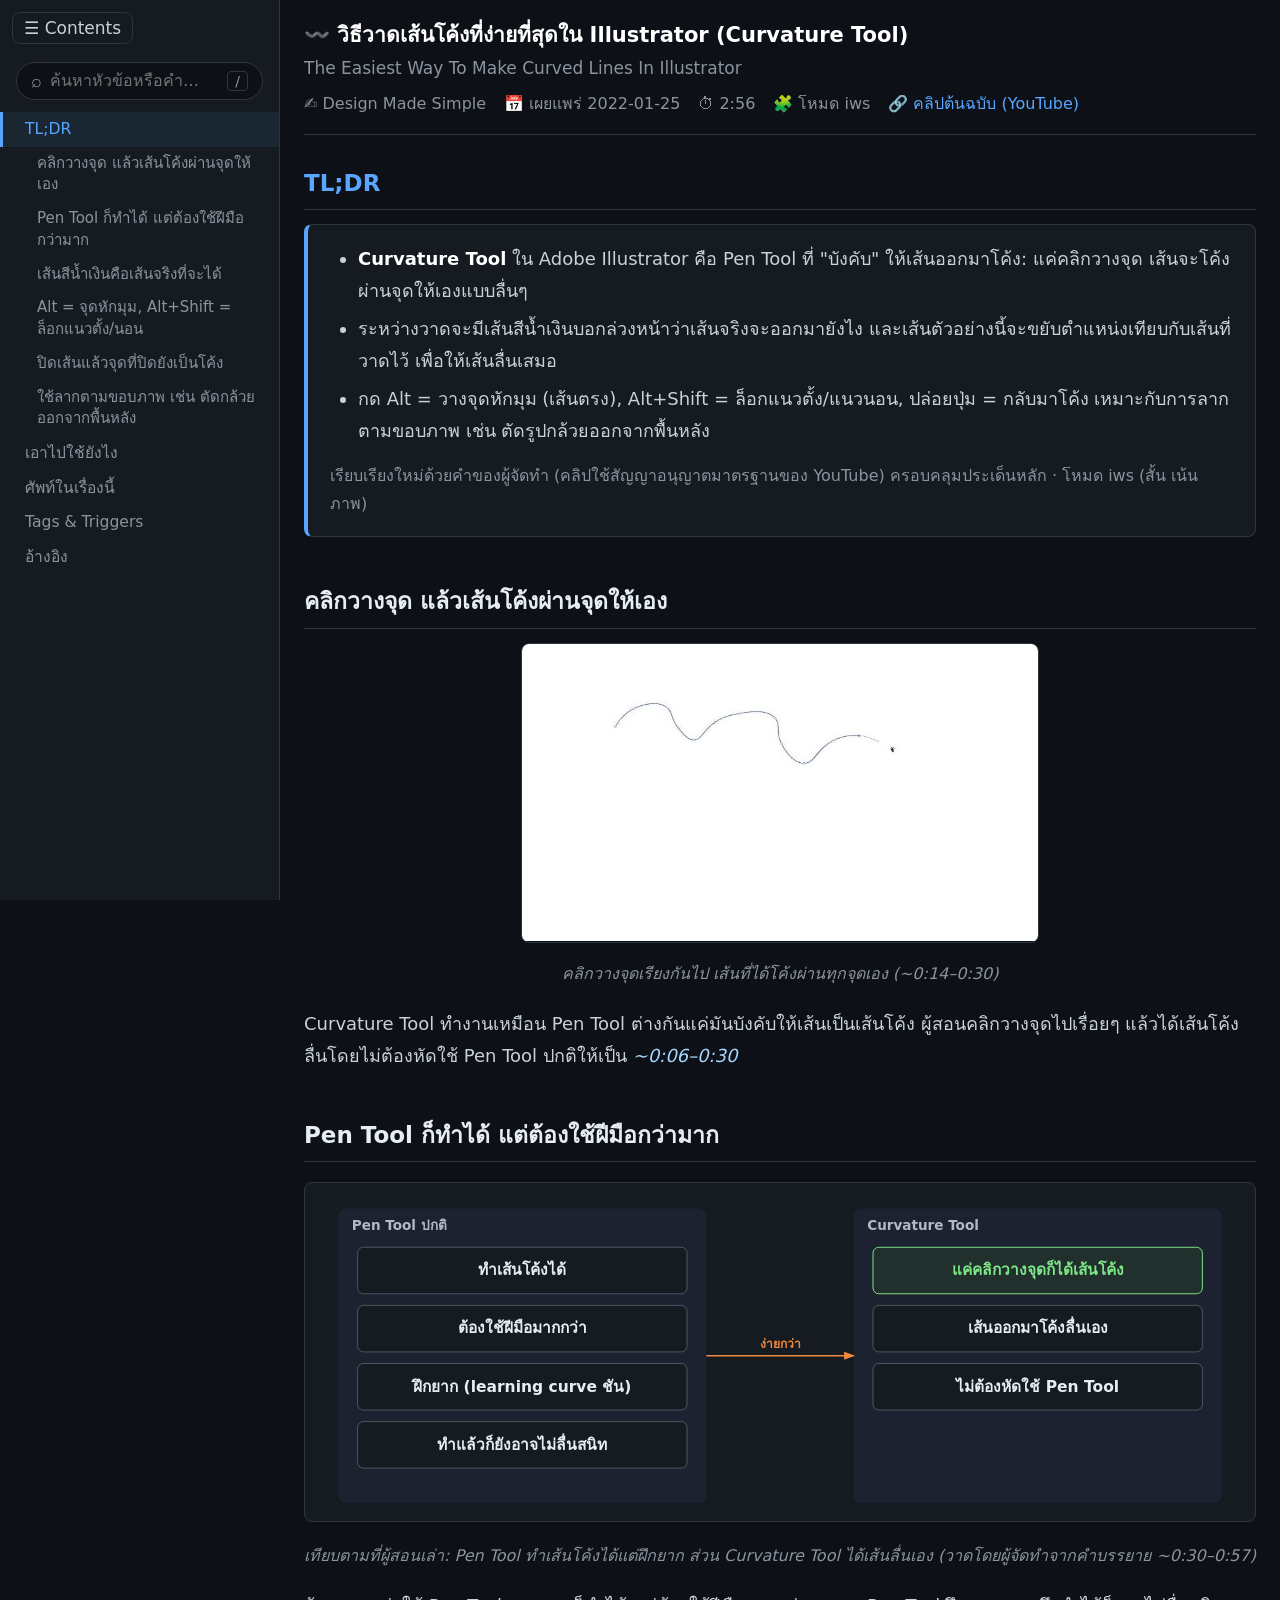
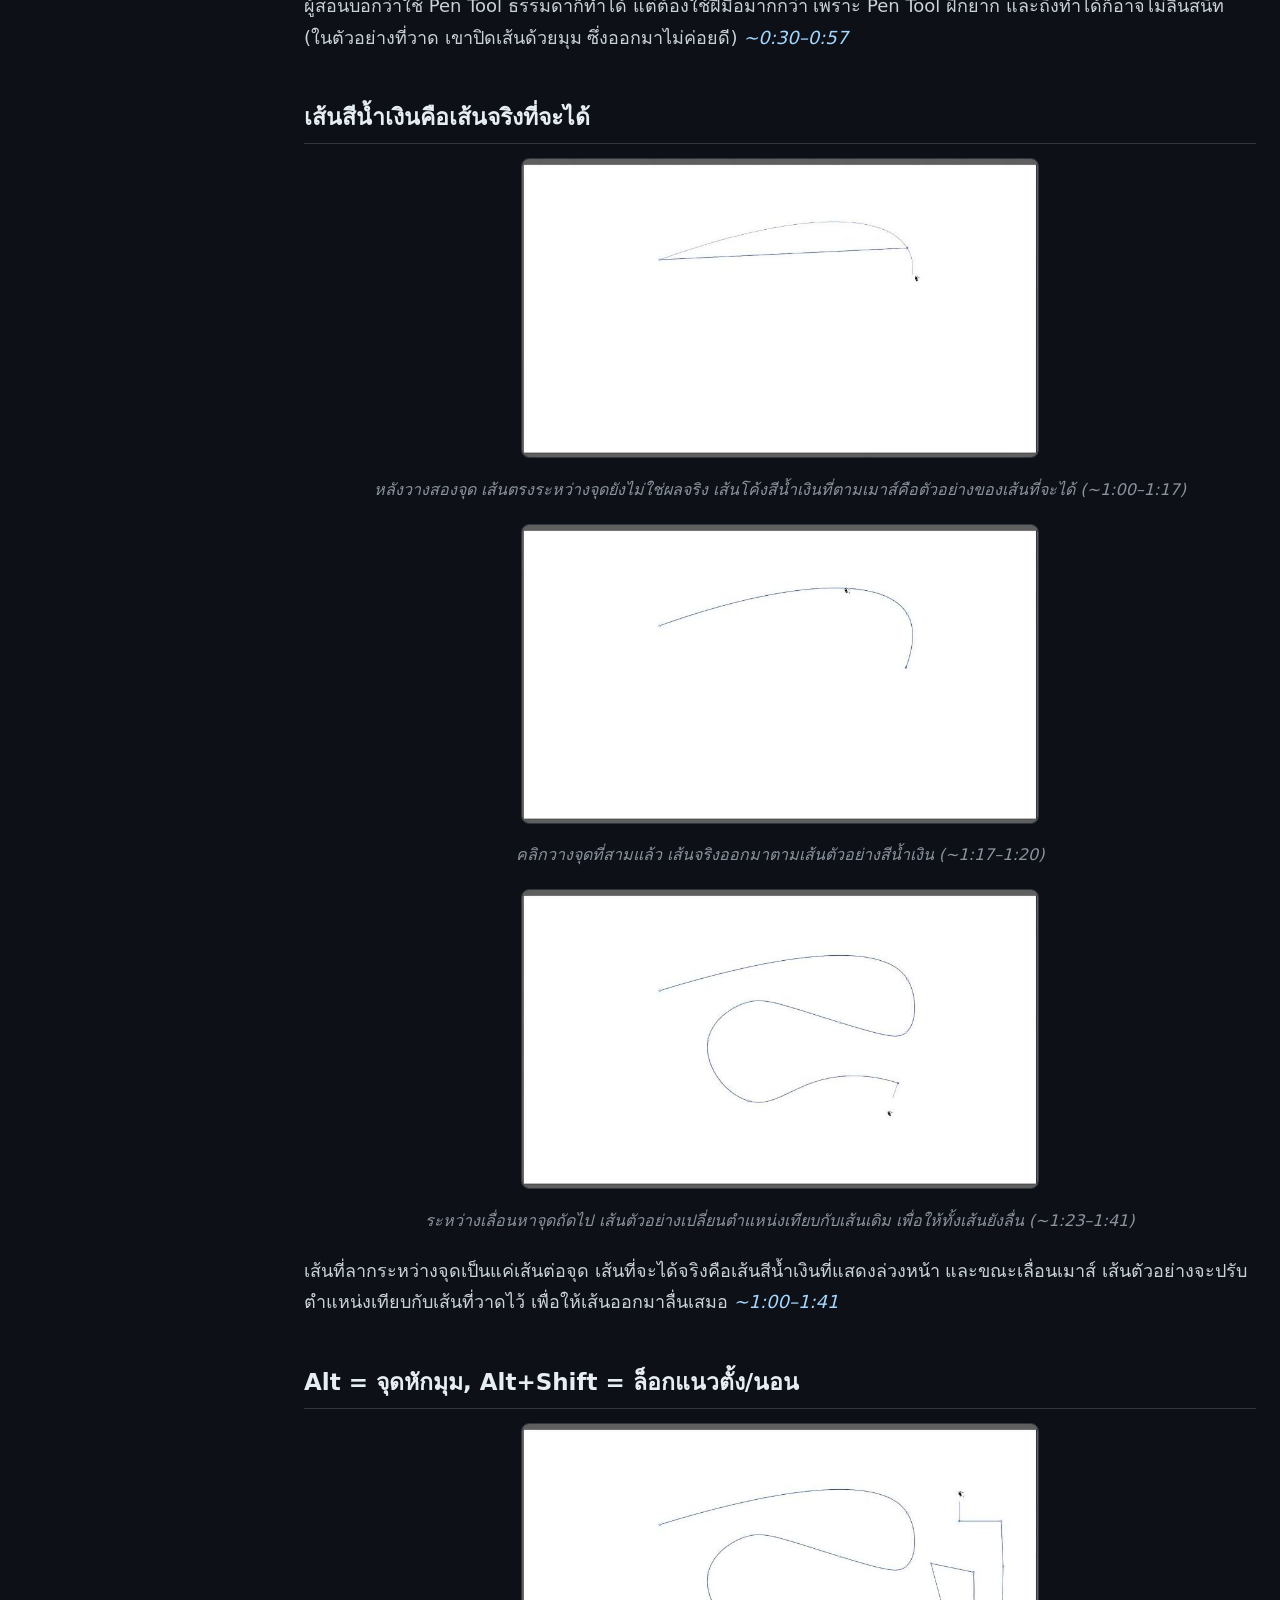
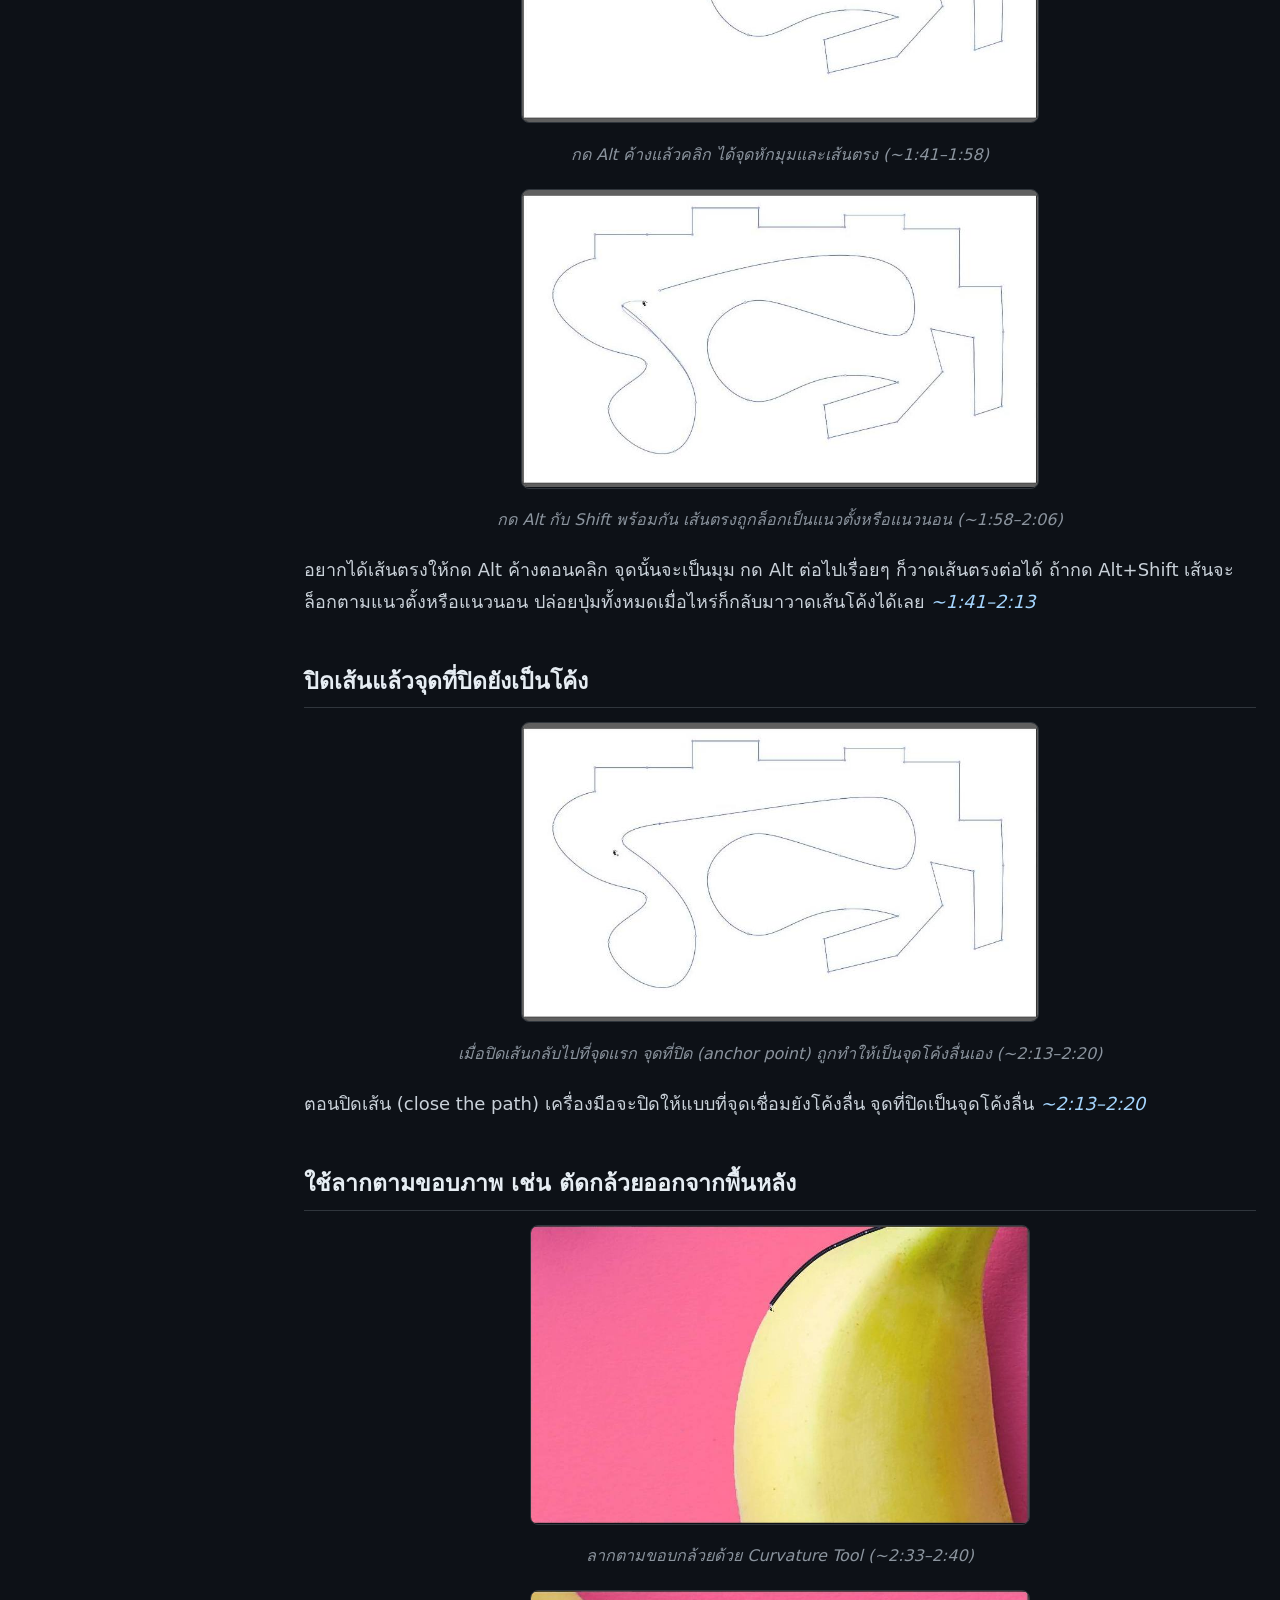
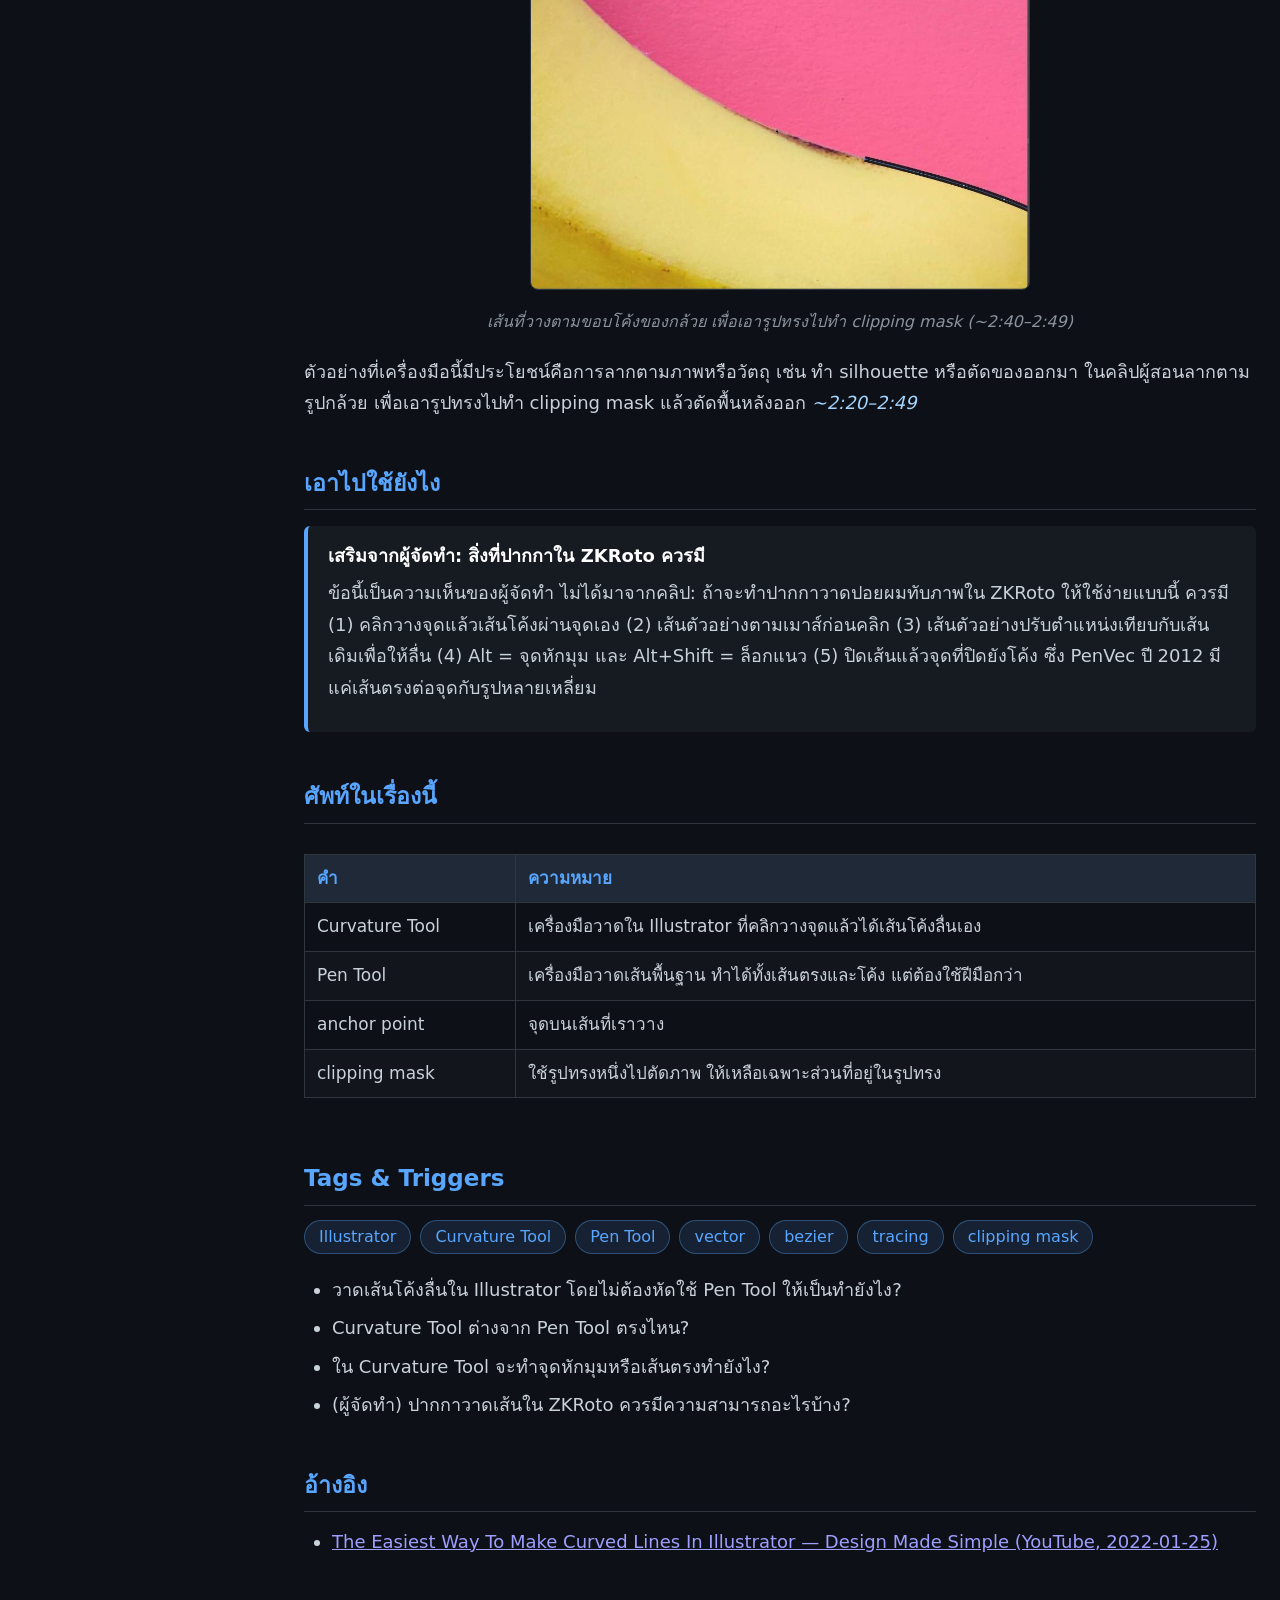
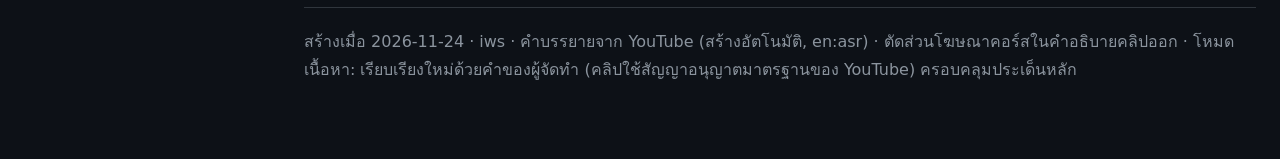
<file: docs/outhtm/20220125_The-Easiest-Way-To-Make-Curved-Lines-In-Illustrator.html>
<!DOCTYPE html><html lang="th"><head><meta charset="utf-8">
<meta name="viewport" content="width=device-width, initial-scale=1">
<title>วิธีวาดเส้นโค้งที่ง่ายที่สุดใน Illustrator (Curvature Tool)</title>
<style>
:root{color-scheme:dark;--bg:#0d1117;--card:#161b22;--border:#30363d;--text:#c9d1d9;--blue:#58a6ff;--purple:#d2a8ff;--purple-d:#6e40c9;--orange:#f0883e;--green:#2ea043;--red:#f85149;--good:#7ee787;--bad:#ffa198;--page-w:1240px;}
*{box-sizing:border-box;margin:0;padding:0;}
html{font-size:20px;scroll-behavior:smooth;scrollbar-color:#30363d #0d1117;}
body{background:var(--bg);color:var(--text);font-family:'Noto Sans Thai','Segoe UI',system-ui,-apple-system,sans-serif;line-height:1.75;font-size:0.9rem;}
/* v6.6a W1 (owner 2026-11-14 17:32): wider content column, sidebar unchanged (280px) */
.container{max-width:var(--page-w);margin:0 auto;padding:0 1.2rem 3rem;}
header{border-bottom:1px solid var(--border);padding:1rem 0 0.8rem;margin-bottom:1.4rem;}
header h1{font-size:1.05rem;color:#fff;line-height:1.5;}
.meta-row{font-size:0.8rem;color:#8b949e;margin-top:0.35rem;display:flex;gap:0.9rem;flex-wrap:wrap;}
.meta-row a{color:var(--blue);text-decoration:none;}
section{margin-bottom:2.2rem;}
h2{font-size:1.15rem;color:var(--blue);margin:0 0 0.7rem;padding-bottom:0.3rem;border-bottom:1px solid var(--border);}
h3{font-size:1rem;color:var(--purple);margin:1rem 0 0.45rem;}
p{margin-bottom:0.75rem;}
ul,ol{margin:0 0 0.8rem 1.4rem;}
li{margin-bottom:0.35rem;}
strong{color:#fff;}
em{color:#a5d6ff;}
.img-wrap{margin:1rem 0;text-align:center;}
.section-img{max-width:100%;border-radius:8px;border:1px solid var(--border);}
figcaption{font-size:0.8rem;color:#8b949e;margin-top:0.4rem;font-style:italic;}
.overview-box{background:var(--card);border:1px solid var(--border);border-left:4px solid var(--blue);border-radius:8px;padding:0.9rem 1.1rem;margin-bottom:1.5rem;}
.def-box{background:var(--card);border-left:4px solid var(--blue);border-radius:6px;padding:0.7rem 1rem;margin:0.8rem 0;}
.quote-box{background:var(--card);border-left:4px solid var(--purple-d);border-radius:6px;padding:0.7rem 1rem;margin:0.8rem 0;font-style:italic;color:var(--purple);}
.tip-box{background:rgba(46,160,67,0.1);border:1px solid rgba(46,160,67,0.4);border-left:4px solid var(--green);border-radius:6px;padding:0.7rem 1rem;margin:0.8rem 0;}
.tip-box .box-title{color:var(--good);font-weight:600;margin-bottom:0.3rem;}
.warn-box{background:rgba(248,81,73,0.08);border:1px solid rgba(248,81,73,0.35);border-left:4px solid var(--red);border-radius:6px;padding:0.7rem 1rem;margin:0.8rem 0;}
.warn-box .box-title{color:var(--bad);font-weight:600;margin-bottom:0.3rem;}
.prompt-box{background:#1c1408;border:1px solid rgba(240,136,62,0.4);border-left:4px solid var(--orange);border-radius:6px;padding:0.7rem 1rem;margin:0.8rem 0;}
.prompt-box .box-title{color:var(--orange);font-weight:600;margin-bottom:0.3rem;}
table{width:100%;border-collapse:collapse;margin:0.8rem 0;font-size:0.85rem;}
th{background:#1f2937;color:var(--blue);text-align:left;padding:0.45rem 0.6rem;border:1px solid var(--border);}
td{padding:0.45rem 0.6rem;border:1px solid var(--border);vertical-align:top;}
tr:nth-child(even) td{background:rgba(255,255,255,0.02);}
.svg-wrap{background:var(--card);border:1px solid var(--border);border-radius:8px;padding:0.8rem;margin:1rem 0;overflow-x:auto;}
.svg-wrap svg{width:100%;height:auto;min-width:640px;}
.takeaway{background:var(--card);border:1px solid var(--border);border-radius:8px;padding:0.8rem 1rem;margin-bottom:0.6rem;display:flex;gap:0.7rem;}
.takeaway .num{color:var(--orange);font-weight:700;flex-shrink:0;}
.tags{display:flex;flex-wrap:wrap;gap:0.45rem;margin:0.6rem 0 1rem;}
.tag{background:rgba(88,166,255,0.12);color:var(--blue);border:1px solid rgba(88,166,255,0.35);border-radius:999px;padding:0.1rem 0.7rem;font-size:0.8rem;}
footer{border-top:1px solid var(--border);margin-top:2.5rem;padding-top:1rem;font-size:0.8rem;color:#8b949e;}
/* --- left sidebar navigation (Google-Doc style outline) --- */
body{transition:padding-left .25s ease;}
#sb-toggle{position:fixed;top:12px;left:12px;z-index:60;background:var(--card);border:1px solid var(--border);color:var(--text);border-radius:8px;padding:5px 11px;cursor:pointer;font-size:0.85rem;font-family:inherit;}
#sb-toggle:hover{color:var(--blue);border-color:var(--blue);}
#sidebar{position:fixed;top:0;left:0;bottom:0;width:280px;background:var(--card);border-right:1px solid var(--border);padding:3.1rem 0 1.2rem;overflow-y:auto;z-index:50;transform:translateX(-100%);transition:transform .25s ease;scrollbar-width:thin;}
body.sb-open #sidebar{transform:translateX(0);}
#sidebar a{display:block;padding:0.3rem 0.9rem 0.3rem 1.1rem;color:#8b949e;text-decoration:none;font-size:0.78rem;line-height:1.45;border-left:3px solid transparent;}
#sidebar a:hover{color:var(--blue);background:rgba(88,166,255,0.06);}
#sidebar a.active{color:var(--blue);border-left-color:var(--blue);background:rgba(88,166,255,0.08);}
#sidebar a.sb-sub{padding-left:1.7rem;font-size:0.75rem;}
@media (min-width:1200px){body.sb-open{padding-left:280px;}}
@media (max-width:1199.9px){body.sb-open #sidebar{box-shadow:0 0 40px rgba(0,0,0,0.6);}}
@media print{
  *{print-color-adjust:exact !important;-webkit-print-color-adjust:exact !important;}
  @page{size:A4 portrait;margin:1.5cm 1.8cm 2cm 1.8cm;}
  footer,.meta-row,#sidebar,#sb-toggle{display:none !important;}
  body{padding-left:0 !important;}
  section{page-break-before:always;break-before:page;padding-top:25px;}
  section:first-of-type{page-break-before:avoid;break-before:avoid;}
  .section-img{max-height:8.5cm;object-fit:contain;break-inside:avoid;}
  .img-wrap,.tip-box,.warn-box,.prompt-box,.def-box,.quote-box,.takeaway{break-inside:avoid;}
}
</style>
<style>
/* v6.4 C6 picture modal (owner 2026-10-17 23:11) + C7 fold and citation links (23:13) */
.img-wrap img.section-img,.svg-wrap>svg{cursor:zoom-in;}
@media screen{.section-img{max-height:650px;width:auto;}}
.iw-modal{position:fixed;inset:0;z-index:1000;background:rgba(1,4,9,0.88);opacity:0;transition:opacity 0.32s ease;cursor:zoom-out;}
.iw-modal.on{opacity:1;}
.iw-pic{position:fixed;z-index:1001;margin:0;transform-origin:0 0;transition:transform 0.32s cubic-bezier(0.2,0.7,0.2,1);background:#161b22;border:1px solid #30363d;border-radius:8px;box-shadow:0 12px 48px rgba(0,0,0,0.6);cursor:zoom-out;max-width:none;min-width:0;}
.iw-pic.iw-svg{padding:0.8rem;box-sizing:border-box;}
@media (prefers-reduced-motion:reduce){.iw-modal,.iw-pic{transition:none;}}
details.fold{background:#161b22;border:1px solid #30363d;border-radius:8px;margin:1rem 0;padding:0.2rem 0.9rem;}
details.fold>summary{cursor:pointer;font-weight:600;color:#c9d1d9;padding:0.5rem 0;}
details.fold[open]>summary{border-bottom:1px solid #30363d;margin-bottom:0.6rem;}
a.cite{color:var(--blue);text-decoration:none;}
@media print{.iw-modal,.iw-pic{display:none !important;}details.fold{break-inside:auto;}}
/* v6.5 W9 sidebar search box (model: ZVect web/css/style.css .find); v6.6: full text, no datalist */
#sidebar .find{display:flex;align-items:center;gap:0.4rem;margin:0 0.8rem 0.6rem;padding:0 0.7rem;height:38px;border:1px solid var(--border);border-radius:19px;background:var(--bg);color:#8b949e;cursor:text;}
#sidebar .find:focus-within{border-color:var(--blue);box-shadow:0 0 0 2px rgba(88,166,255,0.25);}
#sidebar .find input{flex:1;min-width:0;background:transparent;border:0;outline:none;color:var(--text);font:inherit;font-size:0.8rem;}
#sidebar .find input::-webkit-search-cancel-button,#sidebar .find input::-webkit-calendar-picker-indicator{display:none !important;-webkit-appearance:none;}
#sidebar .find kbd{font-size:0.7rem;line-height:1.3;border:1px solid var(--border);border-radius:4px;padding:0 0.35rem;font-family:inherit;}
#sidebar .find:focus-within kbd,#sidebar .find input:not(:placeholder-shown)+kbd{display:none;}
/* v6.6 F1-F3 full-text find: results grouped by section, marked snippets, matches painted in the page */
#sidebar.searching>a,#sidebar.searching>.sb-group{display:none;}
#iw-sr{margin:0 0.6rem 0.8rem;}#iw-sr .sr-sum{font-size:0.7rem;color:#8b949e;padding:0 0.35rem 0.45rem;}
#iw-sr .sr-cat{display:flex;justify-content:space-between;gap:0.5rem;font-size:0.68rem;font-weight:600;color:var(--blue);padding:0.6rem 0.35rem 0.25rem;border-top:1px solid var(--border);margin-top:0.25rem;}#iw-sr .sr-cat b{font-weight:400;color:#8b949e;border:1px solid var(--border);border-radius:8px;padding:0 0.4rem;line-height:1.5;height:fit-content;}
#iw-sr a.sr-it{display:block;padding:0.38rem 0.5rem;margin:0.1rem 0;border:0;border-radius:6px;color:var(--text);font-size:0.74rem;line-height:1.45;text-decoration:none;overflow-wrap:break-word;cursor:pointer;}#iw-sr a.sr-it:hover,#iw-sr a.sr-it.on{background:rgba(88,166,255,0.12);}#iw-sr a.sr-it.on{box-shadow:inset 3px 0 0 var(--blue);}
#iw-sr .sr-n{float:right;margin:0.1rem 0 0 0.4rem;font-size:0.6rem;color:#8b949e;border:1px solid var(--border);border-radius:8px;padding:0 0.35rem;line-height:1.5;}#iw-sr .sr-s{display:block;margin-top:0.15rem;color:#8b949e;font-size:0.68rem;line-height:1.4;overflow-wrap:anywhere;}
#iw-sr mark{background:rgba(227,179,65,0.22);color:#e3b341;border-radius:2px;padding:0 1px;}::highlight(iwfind){background-color:rgba(227,179,65,0.4);color:#ffffff;}@media print{#iw-sr{display:none !important;}}
/* v6.6 N1-N3 sidebar groups: a section with headings lists them under it, open by default; the count badge folds them */
#sidebar .sb-group{position:relative;}#sidebar a.sb-head,#sidebar .sb-group>a.sb-sub{padding-right:2.6rem;}#sidebar .sb-kids{margin:0 0 0.35rem;}#sidebar .sb-group.sb-closed .sb-kids{display:none;}
#sidebar .sb-n{position:absolute;right:0.7rem;top:0.3rem;font:inherit;font-size:0.64rem;line-height:1.4;color:#8b949e;background:transparent;border:1px solid var(--border);border-radius:9px;padding:0 0.4rem;cursor:pointer;}#sidebar .sb-n::before{content:'▾ ';}#sidebar .sb-closed .sb-n::before{content:'▸ ';}#sidebar .sb-n:hover{color:var(--blue);border-color:var(--blue);}
#sidebar a.sb-kid{padding:0.2rem 0.8rem 0.2rem 2.5rem;font-size:0.72rem;line-height:1.4;overflow-wrap:break-word;}h3[id]{scroll-margin-top:1rem;}
/* v6.6 C1-C2 code boxes: black, coloured by language (iw_render_code), language label top left, copy button top right */
.code-box{position:relative;background:#000;border:1px solid #30363d;border-radius:6px;padding:2.1rem 1rem 0.8rem;margin:0.8rem 0;}.code-box pre{white-space:pre;overflow-x:auto;background:transparent;}.code-box code{background:transparent;border:0;padding:0;color:#e6edf3;}
.code-lang{position:absolute;top:0.45rem;left:0.9rem;font-size:0.68rem;color:#8b949e;font-family:ui-monospace,SFMono-Regular,Menlo,Consolas,monospace;}
.code-copy{position:absolute;top:0.4rem;right:0.6rem;font:inherit;font-size:0.7rem;line-height:1.5;color:#c9d1d9;background:#161b22;border:1px solid #30363d;border-radius:6px;padding:0.05rem 0.55rem;cursor:pointer;}.code-copy:hover{border-color:var(--blue);color:var(--blue);}.code-copy.done{border-color:#3fb950;color:#3fb950;}
.q-kw{color:#ff7b72;}.q-fn{color:#d2a8ff;}.q-ty,.q-num,.q-lit{color:#79c0ff;}.q-st{color:#a5d6ff;}.q-var{color:#ffa657;}.q-br{color:#7ee787;}.q-cm{color:#8b949e;}.q-ph{color:#0d1117;background:#e3b341;border-radius:3px;padding:0 2px;font-weight:600;}
@media print{.code-copy{display:none !important;}.code-box{padding-top:1.6rem;break-inside:auto;}.code-box pre{white-space:pre-wrap;overflow-x:visible;}.q-ph{background:none;color:#e3b341;text-decoration:underline;}}
/* v6.5 W7 reading of a symbol on hover / focus / tap */
.say{border-bottom:1px dotted #8b949e;cursor:help;position:relative;outline:none;}
.say:focus-visible{box-shadow:0 0 0 2px var(--blue);border-radius:3px;}
.say:hover::after,.say:focus::after{content:attr(data-say);position:absolute;left:calc(100% + 6px);top:50%;transform:translateY(-50%);z-index:20;white-space:normal;width:max-content;max-width:min(14rem,55vw);background:#0d1117;color:#c9d1d9;border:1px solid #30363d;border-radius:6px;padding:0.15rem 0.5rem;font-size:0.78rem;font-weight:400;box-shadow:0 4px 14px rgba(0,0,0,0.5);pointer-events:none;}
@media print{.say::after{content:" (" attr(data-say) ")";position:static;transform:none;border:0;box-shadow:none;padding:0;background:none;color:inherit;}}
/* v6.5 W10/W11 canvas figures (owner 2026-10-18 12:02, 20:41): engine web/page_canvas.js; static SVG for print and no JS */
.iw-canvas{--cv-paper:#161b22;--cv-ink:#e6edf3;--cv-muted:#9da7b3;--cv-soft:#b1bac4;--cv-accent:#f0883e;--cv-link:#58a6ff;--cv-rule:rgba(230,237,243,0.14);--cv-line:rgba(230,237,243,0.28);--cv-tint:rgba(240,136,62,0.13);--cv-store:rgba(230,237,243,0.05);}
@media screen{.iw-canvas.on>.svg-wrap{display:none;}}
.iw-cv{background:var(--card);border:1px solid var(--border);border-radius:8px;padding:0.6rem 0.8rem;margin:1rem 0;text-align:left;}
.iw-cv canvas{display:block;width:100%;border-radius:6px;outline:none;cursor:default;}
.iw-cv canvas:focus-visible{box-shadow:0 0 0 2px var(--blue);}
.iw-cv-vector canvas{touch-action:none;cursor:grab;}
.iw-cv-chart canvas{touch-action:pan-y;}
.iw-cv-bar{display:flex;flex-wrap:wrap;align-items:center;gap:0.45rem;margin-bottom:0.5rem;font-size:0.8rem;color:#8b949e;}
.iw-cv-bar button{background:var(--bg);color:var(--text);border:1px solid var(--border);border-radius:6px;padding:0.15rem 0.7rem;font:inherit;cursor:pointer;min-width:2.2rem;}
.iw-cv-bar button:hover:not(:disabled){border-color:var(--blue);color:var(--blue);}
.iw-cv-bar button:disabled{opacity:0.4;cursor:default;}
.iw-cv-in{display:flex;align-items:center;gap:0.4rem;flex:1 1 8rem;min-width:0;}
.iw-cv-in input{min-width:0;width:100%;}
.iw-cv-in input[type=range]{flex:1;accent-color:var(--orange);}
.iw-cv-in input[type=search]{flex:1;background:var(--bg);color:var(--text);border:1px solid var(--border);border-radius:6px;padding:0.15rem 0.5rem;font:inherit;}
.iw-cv-hint{flex-basis:100%;font-size:0.75rem;}
.iw-cv-read{display:block;margin-top:0.45rem;min-height:1.75em;font-family:ui-monospace,SFMono-Regular,Menlo,Consolas,monospace;font-size:0.8rem;color:#e6edf3;}
@media print{.iw-cv{display:none !important;}}
</style></head><body class="sb-open">
<button id="sb-toggle" title="เปิด/ปิดสารบัญ">☰ Contents</button>
<nav id="sidebar">
<a href="#tldr">TL;DR</a><a href="#s1" class="sb-sub">คลิกวางจุด แล้วเส้นโค้งผ่านจุดให้เอง</a><a href="#s2" class="sb-sub">Pen Tool ก็ทำได้ แต่ต้องใช้ฝีมือกว่ามาก</a><a href="#s3" class="sb-sub">เส้นสีน้ำเงินคือเส้นจริงที่จะได้</a><a href="#s4" class="sb-sub">Alt = จุดหักมุม, Alt+Shift = ล็อกแนวตั้ง/นอน</a><a href="#s5" class="sb-sub">ปิดเส้นแล้วจุดที่ปิดยังเป็นโค้ง</a><a href="#s6" class="sb-sub">ใช้ลากตามขอบภาพ เช่น ตัดกล้วยออกจากพื้นหลัง</a><a href="#use">เอาไปใช้ยังไง</a><a href="#glossary">ศัพท์ในเรื่องนี้</a><a href="#tags">Tags &amp; Triggers</a><a href="#refs">อ้างอิง</a>
</nav>
<div class="container">
<header>
  <h1>〰️ วิธีวาดเส้นโค้งที่ง่ายที่สุดใน Illustrator (Curvature Tool)<br>
  <span style="font-size:0.85rem;color:#8b949e;font-weight:400;">The Easiest Way To Make Curved Lines In Illustrator</span></h1>
  <div class="meta-row"><span>✍️ Design Made Simple</span><span>📅 เผยแพร่ 2022-01-25</span><span>⏱ 2:56</span><span>🧩 โหมด iws</span>
    <a href="https://www.youtube.com/watch?v=CEar03P27x8" target="_blank">🔗 คลิปต้นฉบับ (YouTube)</a>
  </div>
</header>
<style>a,code,li,p{overflow-wrap:anywhere}td,td a,td code,th a,th code{overflow-wrap:break-word}@media print{td,td a,td code,th a,th code{overflow-wrap:anywhere}}@media (max-width:600px){td a,td code,th a,th code{overflow-wrap:anywhere}}.eq-sym{overflow-x:auto}.svg-wrap svg{min-width:0}.svg-wrap{padding:0.5rem}.point .img-wrap{margin-top:0.2rem}.point .section-img{max-height:300px;object-fit:contain}.point h2{color:#e6edf3}.tldr p{font-size:0.95rem}.box-title{font-weight:600;margin-bottom:0.3rem;color:#fff}.prompt-box pre{white-space:pre;overflow-x:auto}@media print{.prompt-box pre{white-space:pre-wrap;overflow-x:visible}}</style>
<section id="tldr"><h2>TL;DR</h2><div class="overview-box tldr"><ul><li><strong>Curvature Tool</strong> ใน Adobe Illustrator คือ Pen Tool ที่ "บังคับ" ให้เส้นออกมาโค้ง: แค่คลิกวางจุด เส้นจะโค้งผ่านจุดให้เองแบบลื่นๆ</li><li>ระหว่างวาดจะมีเส้นสีน้ำเงินบอกล่วงหน้าว่าเส้นจริงจะออกมายังไง และเส้นตัวอย่างนี้จะขยับตำแหน่งเทียบกับเส้นที่วาดไว้ เพื่อให้เส้นลื่นเสมอ</li><li>กด Alt = วางจุดหักมุม (เส้นตรง), Alt+Shift = ล็อกแนวตั้ง/แนวนอน, ปล่อยปุ่ม = กลับมาโค้ง เหมาะกับการลากตามขอบภาพ เช่น ตัดรูปกล้วยออกจากพื้นหลัง</li></ul><p style="margin-bottom:0;font-size:0.8rem;color:#8b949e">เรียบเรียงใหม่ด้วยคำของผู้จัดทำ (คลิปใช้สัญญาอนุญาตมาตรฐานของ YouTube) ครอบคลุมประเด็นหลัก · โหมด iws (สั้น เน้นภาพ)</p></div></section>
<section id="s1" class="point"><h2>คลิกวางจุด แล้วเส้นโค้งผ่านจุดให้เอง</h2><figure class="img-wrap"><img class="section-img" src="[data-uri]" alt="เส้นหยักโค้งต่อเนื่องบน artboard สีขาว ที่เกิดจากการคลิกวางจุดทีละจุด"><figcaption>คลิกวางจุดเรียงกันไป เส้นที่ได้โค้งผ่านทุกจุดเอง (~0:14–0:30)</figcaption></figure>
<p>Curvature Tool ทำงานเหมือน Pen Tool ต่างกันแค่มันบังคับให้เส้นเป็นเส้นโค้ง ผู้สอนคลิกวางจุดไปเรื่อยๆ แล้วได้เส้นโค้งลื่นโดยไม่ต้องหัดใช้ Pen Tool ปกติให้เป็น <em>~0:06–0:30</em></p></section>
<section id="s2" class="point"><h2>Pen Tool ก็ทำได้ แต่ต้องใช้ฝีมือกว่ามาก</h2><figure class="img-wrap"><div class="svg-wrap"><svg viewBox="0 0 960 328" xmlns="http://www.w3.org/2000/svg" role="img" aria-labelledby="s2-compare-1-title s2-compare-1-desc" font-family="'Noto Sans Thai','Leelawadee UI','Segoe UI','Tahoma',system-ui,sans-serif" style="width:100%;height:auto;min-width:720px;max-width:1248px;margin:0 auto;display:block" data-iw-svg="1" data-nodes="7" data-arrows="1" data-accent="2"><title id="s2-compare-1-title">Pen Tool เทียบกับ Curvature Tool</title><desc id="s2-compare-1-desc">เทียบความยากในการทำเส้นโค้งลื่น ตามคำบรรยายในคลิป</desc><defs><marker id="s2-compare-1-arrow" markerWidth="8" markerHeight="6" refX="7" refY="3" orient="auto"><polygon points="0 0, 8 3, 0 6" fill="#9da7b3"/></marker><marker id="s2-compare-1-arrow-accent" markerWidth="8" markerHeight="6" refX="7" refY="3" orient="auto"><polygon points="0 0, 8 3, 0 6" fill="#f0883e"/></marker><marker id="s2-compare-1-arrow-link" markerWidth="8" markerHeight="6" refX="7" refY="3" orient="auto"><polygon points="0 0, 8 3, 0 6" fill="#58a6ff"/></marker></defs><rect width="100%" height="100%" fill="#161b22"/><rect x="24" y="16" width="380" height="304" rx="8" fill="#1c2230"/><text x="38" y="38" font-size="14" font-weight="600" fill="#b1bac4">Pen Tool ปกติ</text><rect x="556" y="16" width="380" height="304" rx="8" fill="#1c2230"/><text x="570" y="38" font-size="14" font-weight="600" fill="#b1bac4">Curvature Tool</text><path d="M 404 168 L 556 168" fill="none" stroke="#f0883e" stroke-width="1.4" marker-end="url(#s2-compare-1-arrow-accent)"/><rect x="450.5" y="148" width="59" height="14" fill="#161b22"/><text x="480" y="159.5" text-anchor="middle" font-size="12.5" font-weight="600" fill="#f0883e">ง่ายกว่า</text><g class="node"><rect x="44" y="56" width="340" height="48" rx="6" fill="#161b22"/><rect x="44" y="56" width="340" height="48" rx="6" fill="#161b22" stroke="rgba(230,237,243,0.28)" stroke-width="1"/><text x="214" y="85" text-anchor="middle" font-size="16" font-weight="600" fill="#e6edf3">ทำเส้นโค้งได้</text></g><g class="node"><rect x="44" y="116" width="340" height="48" rx="6" fill="#161b22"/><rect x="44" y="116" width="340" height="48" rx="6" fill="#161b22" stroke="rgba(230,237,243,0.28)" stroke-width="1"/><text x="214" y="145" text-anchor="middle" font-size="16" font-weight="600" fill="#e6edf3">ต้องใช้ฝีมือมากกว่า</text></g><g class="node"><rect x="44" y="176" width="340" height="48" rx="6" fill="#161b22"/><rect x="44" y="176" width="340" height="48" rx="6" fill="#161b22" stroke="rgba(230,237,243,0.28)" stroke-width="1"/><text x="214" y="205" text-anchor="middle" font-size="16" font-weight="600" fill="#e6edf3">ฝึกยาก (learning curve ชัน)</text></g><g class="node"><rect x="44" y="236" width="340" height="48" rx="6" fill="#161b22"/><rect x="44" y="236" width="340" height="48" rx="6" fill="#161b22" stroke="rgba(230,237,243,0.28)" stroke-width="1"/><text x="214" y="265" text-anchor="middle" font-size="16" font-weight="600" fill="#e6edf3">ทำแล้วก็ยังอาจไม่ลื่นสนิท</text></g><g class="node"><rect x="576" y="56" width="340" height="48" rx="6" fill="#161b22"/><rect x="576" y="56" width="340" height="48" rx="6" fill="rgba(126,231,135,0.10)" stroke="#7ee787" stroke-width="1"/><text x="746" y="85" text-anchor="middle" font-size="16" font-weight="600" fill="#7ee787">แค่คลิกวางจุดก็ได้เส้นโค้ง</text></g><g class="node"><rect x="576" y="116" width="340" height="48" rx="6" fill="#161b22"/><rect x="576" y="116" width="340" height="48" rx="6" fill="#161b22" stroke="rgba(230,237,243,0.28)" stroke-width="1"/><text x="746" y="145" text-anchor="middle" font-size="16" font-weight="600" fill="#e6edf3">เส้นออกมาโค้งลื่นเอง</text></g><g class="node"><rect x="576" y="176" width="340" height="48" rx="6" fill="#161b22"/><rect x="576" y="176" width="340" height="48" rx="6" fill="#161b22" stroke="rgba(230,237,243,0.28)" stroke-width="1"/><text x="746" y="205" text-anchor="middle" font-size="16" font-weight="600" fill="#e6edf3">ไม่ต้องหัดใช้ Pen Tool</text></g></svg></div><figcaption>เทียบตามที่ผู้สอนเล่า: Pen Tool ทำเส้นโค้งได้แต่ฝึกยาก ส่วน Curvature Tool ได้เส้นลื่นเอง (วาดโดยผู้จัดทำจากคำบรรยาย ~0:30–0:57)</figcaption></figure>
<p>ผู้สอนบอกว่าใช้ Pen Tool ธรรมดาก็ทำได้ แต่ต้องใช้ฝีมือมากกว่า เพราะ Pen Tool ฝึกยาก และถึงทำได้ก็อาจไม่ลื่นสนิท (ในตัวอย่างที่วาด เขาปิดเส้นด้วยมุม ซึ่งออกมาไม่ค่อยดี) <em>~0:30–0:57</em></p></section>
<section id="s3" class="point"><h2>เส้นสีน้ำเงินคือเส้นจริงที่จะได้</h2><figure class="img-wrap"><img class="section-img" src="[data-uri]" alt="เส้นตรงสีน้ำเงินเข้มระหว่างสองจุด และเส้นโค้งบางสีน้ำเงินที่ลากไปถึงตำแหน่งเมาส์"><figcaption>หลังวางสองจุด เส้นตรงระหว่างจุดยังไม่ใช่ผลจริง เส้นโค้งสีน้ำเงินที่ตามเมาส์คือตัวอย่างของเส้นที่จะได้ (~1:00–1:17)</figcaption></figure>
<figure class="img-wrap"><img class="section-img" src="[data-uri]" alt="เส้นโค้งที่ได้หลังวางจุดที่สาม"><figcaption>คลิกวางจุดที่สามแล้ว เส้นจริงออกมาตามเส้นตัวอย่างสีน้ำเงิน (~1:17–1:20)</figcaption></figure>
<figure class="img-wrap"><img class="section-img" src="[data-uri]" alt="เส้นโค้งยาวที่วกกลับ ขณะเลื่อนเมาส์หาตำแหน่งจุดถัดไป"><figcaption>ระหว่างเลื่อนหาจุดถัดไป เส้นตัวอย่างเปลี่ยนตำแหน่งเทียบกับเส้นเดิม เพื่อให้ทั้งเส้นยังลื่น (~1:23–1:41)</figcaption></figure>
<p>เส้นที่ลากระหว่างจุดเป็นแค่เส้นต่อจุด เส้นที่จะได้จริงคือเส้นสีน้ำเงินที่แสดงล่วงหน้า และขณะเลื่อนเมาส์ เส้นตัวอย่างจะปรับตำแหน่งเทียบกับเส้นที่วาดไว้ เพื่อให้เส้นออกมาลื่นเสมอ <em>~1:00–1:41</em></p></section>
<section id="s4" class="point"><h2>Alt = จุดหักมุม, Alt+Shift = ล็อกแนวตั้ง/นอน</h2><figure class="img-wrap"><img class="section-img" src="[data-uri]" alt="เส้นโค้งที่ต่อด้วยเส้นตรงหักมุมหลายช่วง"><figcaption>กด Alt ค้างแล้วคลิก ได้จุดหักมุมและเส้นตรง (~1:41–1:58)</figcaption></figure>
<figure class="img-wrap"><img class="section-img" src="[data-uri]" alt="เส้นตรงเป็นขั้นบันไดตั้งฉากด้านบน ต่อจากรูปเดิม"><figcaption>กด Alt กับ Shift พร้อมกัน เส้นตรงถูกล็อกเป็นแนวตั้งหรือแนวนอน (~1:58–2:06)</figcaption></figure>
<p>อยากได้เส้นตรงให้กด Alt ค้างตอนคลิก จุดนั้นจะเป็นมุม กด Alt ต่อไปเรื่อยๆ ก็วาดเส้นตรงต่อได้ ถ้ากด Alt+Shift เส้นจะล็อกตามแนวตั้งหรือแนวนอน ปล่อยปุ่มทั้งหมดเมื่อไหร่ก็กลับมาวาดเส้นโค้งได้เลย <em>~1:41–2:13</em></p></section>
<section id="s5" class="point"><h2>ปิดเส้นแล้วจุดที่ปิดยังเป็นโค้ง</h2><figure class="img-wrap"><img class="section-img" src="[data-uri]" alt="รูปปิดที่มีทั้งช่วงโค้งและช่วงหักมุม จุดที่ปิดอยู่ทางซ้ายเป็นโค้งลื่น"><figcaption>เมื่อปิดเส้นกลับไปที่จุดแรก จุดที่ปิด (anchor point) ถูกทำให้เป็นจุดโค้งลื่นเอง (~2:13–2:20)</figcaption></figure>
<p>ตอนปิดเส้น (close the path) เครื่องมือจะปิดให้แบบที่จุดเชื่อมยังโค้งลื่น จุดที่ปิดเป็นจุดโค้งลื่น <em>~2:13–2:20</em></p></section>
<section id="s6" class="point"><h2>ใช้ลากตามขอบภาพ เช่น ตัดกล้วยออกจากพื้นหลัง</h2><figure class="img-wrap"><img class="section-img" src="[data-uri]" alt="ภาพกล้วยบนพื้นสีชมพู มีเส้นสีดำลากตามขอบด้านซ้ายของกล้วย"><figcaption>ลากตามขอบกล้วยด้วย Curvature Tool (~2:33–2:40)</figcaption></figure>
<figure class="img-wrap"><img class="section-img" src="[data-uri]" alt="ภาพซูมขอบกล้วย เส้นสีดำโค้งตามขอบพอดี"><figcaption>เส้นที่วางตามขอบโค้งของกล้วย เพื่อเอารูปทรงไปทำ clipping mask (~2:40–2:49)</figcaption></figure>
<p>ตัวอย่างที่เครื่องมือนี้มีประโยชน์คือการลากตามภาพหรือวัตถุ เช่น ทำ silhouette หรือตัดของออกมา ในคลิปผู้สอนลากตามรูปกล้วย เพื่อเอารูปทรงไปทำ clipping mask แล้วตัดพื้นหลังออก <em>~2:20–2:49</em></p></section>
<section id="use"><h2>เอาไปใช้ยังไง</h2><div class="def-box"><div class="box-title">เสริมจากผู้จัดทำ: สิ่งที่ปากกาใน ZKRoto ควรมี</div><p>ข้อนี้เป็นความเห็นของผู้จัดทำ ไม่ได้มาจากคลิป: ถ้าจะทำปากกาวาดปอยผมทับภาพใน ZKRoto ให้ใช้ง่ายแบบนี้ ควรมี (1) คลิกวางจุดแล้วเส้นโค้งผ่านจุดเอง (2) เส้นตัวอย่างตามเมาส์ก่อนคลิก (3) เส้นตัวอย่างปรับตำแหน่งเทียบกับเส้นเดิมเพื่อให้ลื่น (4) Alt = จุดหักมุม และ Alt+Shift = ล็อกแนว (5) ปิดเส้นแล้วจุดที่ปิดยังโค้ง ซึ่ง PenVec ปี 2012 มีแค่เส้นตรงต่อจุดกับรูปหลายเหลี่ยม</p></div></section>
<section id="glossary"><h2>ศัพท์ในเรื่องนี้</h2><div style="overflow-x:auto"><table><thead><tr><th>คำ</th><th>ความหมาย</th></tr></thead><tbody><tr><td>Curvature Tool</td><td>เครื่องมือวาดใน Illustrator ที่คลิกวางจุดแล้วได้เส้นโค้งลื่นเอง</td></tr><tr><td>Pen Tool</td><td>เครื่องมือวาดเส้นพื้นฐาน ทำได้ทั้งเส้นตรงและโค้ง แต่ต้องใช้ฝีมือกว่า</td></tr><tr><td>anchor point</td><td>จุดบนเส้นที่เราวาง</td></tr><tr><td>clipping mask</td><td>ใช้รูปทรงหนึ่งไปตัดภาพ ให้เหลือเฉพาะส่วนที่อยู่ในรูปทรง</td></tr></tbody></table></div></section>
<section id="tags"><h2>Tags &amp; Triggers</h2><div class="tags"><span class="tag">Illustrator</span><span class="tag">Curvature Tool</span><span class="tag">Pen Tool</span><span class="tag">vector</span><span class="tag">bezier</span><span class="tag">tracing</span><span class="tag">clipping mask</span></div><ul><li>วาดเส้นโค้งลื่นใน Illustrator โดยไม่ต้องหัดใช้ Pen Tool ให้เป็นทำยังไง?</li><li>Curvature Tool ต่างจาก Pen Tool ตรงไหน?</li><li>ใน Curvature Tool จะทำจุดหักมุมหรือเส้นตรงทำยังไง?</li><li>(ผู้จัดทำ) ปากกาวาดเส้นใน ZKRoto ควรมีความสามารถอะไรบ้าง?</li></ul></section>
<section id="refs"><h2>อ้างอิง</h2><ul><li><a href="https://www.youtube.com/watch?v=CEar03P27x8" target="_blank">The Easiest Way To Make Curved Lines In Illustrator — Design Made Simple (YouTube, 2022-01-25)</a></li></ul></section>
<footer>
<p>สร้างเมื่อ 2026-11-24 · iws · คำบรรยายจาก YouTube (สร้างอัตโนมัติ, en:asr) · ตัดส่วนโฆษณาคอร์สในคำอธิบายคลิปออก · โหมดเนื้อหา: เรียบเรียงใหม่ด้วยคำของผู้จัดทำ (คลิปใช้สัญญาอนุญาตมาตรฐานของ YouTube) ครอบคลุมประเด็นหลัก</p>
</footer>
</div>
<script>
(function(){
  var b = document.body, t = document.getElementById('sb-toggle');
  t.addEventListener('click', function(){ b.classList.toggle('sb-open'); });
  if (window.innerWidth < 1000) b.classList.remove('sb-open'); // narrow screens start collapsed
  // scrollspy: highlight the section currently being read
  var links = Array.prototype.slice.call(document.querySelectorAll('#sidebar a[href^="#"]'));
  var map = {};
  links.forEach(function(l){ var el = document.getElementById(l.getAttribute('href').slice(1)); if (el) map[el.id] = l; });
  if ('IntersectionObserver' in window) {
    var obs = new IntersectionObserver(function(es){
      es.forEach(function(e){
        if (e.isIntersecting) {
          links.forEach(function(l){ l.classList.remove('active'); });
          map[e.target.id] && map[e.target.id].classList.add('active');
        }
      });
    }, { rootMargin: '0px 0px -75% 0px' });
    Object.keys(map).forEach(function(id){ obs.observe(document.getElementById(id)); });
  }
})();
</script>
<script>
(function(){let open=null;let busy=false;let folds=[];const fit=(el,r)=>{let w=el.naturalWidth||r.width;let h=el.naturalHeight||r.height;const k=Math.min(window.innerWidth*0.94/w,window.innerHeight*0.94/h);w=w*k;h=h*k;return{w:w,h:h,x:(window.innerWidth-w)/2,y:(window.innerHeight-h)/2};};const from=(r,f)=>'translate('+(r.left-f.x)+'px,'+(r.top-f.y)+'px) scale('+(r.width/f.w)+','+(r.height/f.h)+')';const done=o=>{o.el.style.opacity='';o.bg.remove();o.pic.remove();busy=false;if(o.el.focus)o.el.focus();};const close=()=>{if(!open||busy)return;const o=open;open=null;busy=true;cancelAnimationFrame(o.raf);o.pic.style.transform=from(o.el.getBoundingClientRect(),o.f);o.bg.classList.remove('on');setTimeout(()=>done(o),340);};const dress=(el,pic,f)=>{pic.querySelectorAll('[id]').forEach(n=>n.removeAttribute('id'));['id','aria-labelledby','tabindex','class','style'].forEach(a=>pic.removeAttribute(a));pic.setAttribute('aria-label',el.getAttribute('alt')||(el.querySelector('title')||{}).textContent||'');pic.setAttribute('role','dialog');pic.setAttribute('aria-modal','true');pic.setAttribute('tabindex','-1');pic.classList.add('iw-pic');if(el.tagName.toLowerCase()==='svg')pic.classList.add('iw-svg');pic.style.left=f.x+'px';pic.style.top=f.y+'px';pic.style.width=f.w+'px';pic.style.height=f.h+'px';};const grow=(pic,bg)=>{pic.style.transform='none';bg.classList.add('on');pic.focus();};const show=el=>{const r=el.getBoundingClientRect();const f=fit(el,r);const pic=el.cloneNode(true);const bg=document.createElement('div');dress(el,pic,f);pic.style.transform=from(r,f);bg.className='iw-modal';document.body.appendChild(bg);document.body.appendChild(pic);el.style.opacity='0';open={el:el,pic:pic,bg:bg,f:f,raf:0};busy=true;pic.getBoundingClientRect();open.raf=requestAnimationFrame(()=>grow(pic,bg));setTimeout(()=>{busy=false;},340);bg.addEventListener('click',close);pic.addEventListener('click',close);};const ready=el=>el&&!open&&!busy;document.querySelectorAll('.img-wrap img.section-img, .svg-wrap > svg').forEach(el=>{el.setAttribute('tabindex','0');el.setAttribute('role','button');});document.addEventListener('click',e=>{const el=e.target&&e.target.closest?e.target.closest('.img-wrap img.section-img, .svg-wrap > svg'):null;if(ready(el))show(el);});document.addEventListener('keydown',e=>{const el=document.activeElement;if(e.key==='Escape')close();else if((e.key==='Enter'||e.key===' ')&&el&&el.matches&&el.matches('.img-wrap img.section-img, .svg-wrap > svg')&&ready(el)){e.preventDefault();show(el);}});window.addEventListener('resize',close);window.addEventListener('beforeprint',()=>{folds=Array.from(document.querySelectorAll('details.fold')).filter(d=>!d.open);folds.forEach(d=>{d.open=true;});});window.addEventListener('afterprint',()=>{folds.forEach(d=>{d.open=false;});folds=[];});
})();
(function(){const ENTITIES={'&':'&amp;','<':'&lt;','>':'&gt;','"':'&quot;'};const esc=s=>String(s).replace((/[&<>"]/g),c=>ENTITIES[c]);const textOf=node=>{if(node.nodeType===Node.TEXT_NODE)return node.nodeValue;if(node.nodeType!==Node.ELEMENT_NODE||(/^(svg|script|style|button)$/i).test(node.tagName)||node.classList.contains('code-lang'))return '';let s='';node.childNodes.forEach(c=>{s+=textOf(c);});return(/^(p|div|li|tr|pre|h\d|figcaption|blockquote|table|ul|ol|details|summary|td|th|br)$/i).test(node.tagName)?s+' ':s;};const entries=[];const entry=(id,cat,sid,title)=>{const e={id:id,cat:cat,sid:sid,title:title,body:''};entries.push(e);return e;};document.querySelectorAll('.container section[id]').forEach(sec=>{const h2=sec.querySelector('h2');const cat=h2?h2.textContent.trim():sec.id;let cur=entry(sec.id,cat,sec.id,sec.querySelector(':scope > h3[id]')?"ส่วนต้นหัวข้อ":cat);Array.prototype.forEach.call(sec.children,ch=>{if(ch===h2)return;if(ch.tagName==='H3'&&ch.id){cur=entry(ch.id,cat,sec.id,ch.textContent.trim());return;}cur.body+=textOf(ch)+' ';});});entries.forEach(e=>{e.body=e.body.replace((/\s+/g),' ').trim();e.low=(e.title+' '+e.body).toLowerCase();e.lowBody=e.body.toLowerCase();});const marker=ws=>{const alts=ws.map(w=>w.replace((/[.*+?^${}()|[\]\\]/g),'\\$&')).sort((a,b)=>b.length-a.length);return new RegExp(alts.join('|'),'gi');};const mark=(text,ws)=>{const re=marker(ws);let out='';let last=0;let m=re.exec(text);while(m&&m[0].length){out+=esc(text.slice(last,m.index))+'<mark>'+esc(m[0])+'</mark>';last=m.index+m[0].length;m=re.exec(text);}return out+esc(text.slice(last));};const count=(low,w)=>{let n=0;let p=low.indexOf(w);while(p>=0){n+=1;p=low.indexOf(w,p+w.length);}return n;};const snippet=(e,ws)=>{const m=marker(ws).exec(e.body);if(!m)return '';const from=Math.max(0,m.index-36);const to=Math.min(e.body.length,m.index+84);return(from>0?'… ':'')+mark(e.body.slice(from,to),ws)+(to<e.body.length?' …':'');};const keep=n=>n.parentElement&&n.parentElement.closest('svg,script,style,.code-copy,.code-lang')?NodeFilter.FILTER_REJECT:NodeFilter.FILTER_ACCEPT;const rangesOf=ws=>{const walker=document.createTreeWalker(document.querySelector('.container'),NodeFilter.SHOW_TEXT,{acceptNode:keep});const re=marker(ws);const ranges=[];let n=walker.nextNode();while(n&&ranges.length<3000){re.lastIndex=0;let m=re.exec(n.nodeValue);while(m&&m[0].length&&ranges.length<3000){const r=new Range();r.setStart(n,m.index);r.setEnd(n,m.index+m[0].length);ranges.push(r);m=re.exec(n.nodeValue);}n=walker.nextNode();}return ranges;};const paintPage=ws=>{if(!(window.CSS&&CSS.highlights&&window.Highlight))return;CSS.highlights.delete('iwfind');if(!ws.length)return;try{CSS.highlights.set('iwfind',new Highlight(...rangesOf(ws)));}catch(err){CSS.highlights.delete('iwfind');}};window.iwFindLib={entries:entries,esc:esc,mark:mark,count:count,snippet:snippet,paintPage:paintPage};
})();
(function(){const side=document.getElementById('sidebar');const lib=window.iwFindLib;if(!side||!lib)return;const entries=lib.entries;const esc=lib.esc;const mark=lib.mark;const count=lib.count;const snippet=lib.snippet;const paintPage=lib.paintPage;const label=document.createElement('label');label.className='find';label.innerHTML='<span class="find-icon">⌕</span><input id="iw-find" type="search" autocomplete="off"><kbd>/</kbd>';const box=label.querySelector('input');box.placeholder="ค้นหาหัวข้อหรือคำ…";box.setAttribute('aria-label',"ค้นหาหัวข้อและเนื้อหาในหน้านี้");box.setAttribute('aria-controls','iw-sr');const panel=document.createElement('div');panel.id='iw-sr';panel.hidden=true;panel.setAttribute('aria-live','polite');side.insertBefore(panel,side.firstChild);side.insertBefore(label,side.firstChild);let items=[];let sel=-1;let timer=0;let stale=false;const words=()=>box.value.toLowerCase().trim().split((/\s+/)).filter(w=>w.length>0);const groupHits=ws=>{const groups=new Map();entries.forEach(e=>{if(!ws.every(w=>e.low.indexOf(w)>=0))return;const n=ws.reduce((a,w)=>a+count(e.low,w),0);if(!groups.has(e.sid)){groups.set(e.sid,{cat:e.cat,list:[]});}groups.get(e.sid).list.push({e:e,n:n});});return groups;};const row=(h,i,ws)=>{const sn=snippet(h.e,ws);const tail=sn?'<span class="sr-s">'+sn+'</span>':'';return '<a class="sr-it" data-i="'+i+'"><span class="sr-n">'+h.n+'</span><span class="sr-t">'+mark(h.e.title,ws)+'</span>'+tail+'</a>';};const run=()=>{const ws=words();stale=false;side.classList.toggle('searching',ws.length>0);items=[];sel=-1;if(!ws.length){panel.hidden=true;panel.innerHTML='';paintPage(ws);return;}const groups=groupHits(ws);let topics=0;let times=0;const parts=[];groups.forEach(g=>{parts.push('<div class="sr-cat"><span>'+esc(g.cat)+'</span><b>'+g.list.length+'</b></div>');g.list.forEach(h=>{parts.push(row(h,items.length,ws));items.push(h.e);topics+=1;times+=h.n;});});const sum=topics?"พบใน %s หัวข้อ · %s ครั้ง".replace('%s',topics).replace('%s',times):"ไม่พบคำนี้ในหน้านี้";panel.innerHTML='<div class="sr-sum">'+sum+'</div>'+parts.join('');panel.querySelectorAll('.sr-it').forEach((a,i)=>{a.href='#'+items[i].id;});panel.hidden=false;panel.scrollTop=0;paintPage(ws);};const paint=()=>{panel.querySelectorAll('.sr-it').forEach((a,i)=>{a.classList.toggle('on',i===sel);});const on=panel.querySelector('.sr-it.on');if(on){on.scrollIntoView({block:'nearest'});}};const go=i=>{const e=items[i];const el=e&&document.getElementById(e.id);if(!el)return;sel=i;paint();history.replaceState(null,'','#'+e.id);el.scrollIntoView({block:'start'});if(window.innerWidth<1000)document.body.classList.remove('sb-open');};const step=by=>{if(items.length){sel=(sel+by+items.length)%items.length;paint();}};box.addEventListener('input',()=>{stale=true;clearTimeout(timer);timer=setTimeout(run,120);});box.addEventListener('keydown',ev=>{if(ev.key==='ArrowDown'||ev.key==='ArrowUp'){ev.preventDefault();step(ev.key==='ArrowDown'?1:-1);}else if(ev.key==='Enter'&&!ev.isComposing){ev.preventDefault();clearTimeout(timer);if(stale)run();go(sel<0?0:sel);}else if(ev.key==='Escape'){box.value='';run();box.blur();}});panel.addEventListener('click',ev=>{const a=ev.target.closest&&ev.target.closest('.sr-it');if(a){ev.preventDefault();go(Number(a.getAttribute('data-i')));}});document.addEventListener('keydown',ev=>{const t=ev.target&&ev.target.tagName;if((ev.key==='/'||ev.code==='Slash')&&['INPUT','TEXTAREA','SELECT'].indexOf(t)<0&&!ev.ctrlKey&&!ev.metaKey&&!ev.altKey){ev.preventDefault();document.body.classList.add('sb-open');box.focus();box.select();}});
})();
(function(){document.querySelectorAll('#sidebar .sb-group').forEach(group=>{const badge=group.querySelector('.sb-n');if(!badge)return;const button=document.createElement('button');button.type='button';button.className=badge.className;button.textContent=badge.textContent;button.title="พับหัวข้อย่อย";button.setAttribute('aria-label','พับหัวข้อย่อย '+group.querySelector('a').textContent);button.setAttribute('aria-expanded','true');button.addEventListener('click',()=>{const closed=group.classList.toggle('sb-closed');button.title=closed?"กางหัวข้อย่อย":"พับหัวข้อย่อย";button.setAttribute('aria-expanded',closed?'false':'true');});badge.replaceWith(button);});const links=Array.prototype.slice.call(document.querySelectorAll('#sidebar a[href^="#"]'));const targets=links.map(a=>document.getElementById(a.getAttribute('href').slice(1)));let queued=false;const spy=()=>{queued=false;const line=window.innerHeight*0.25;let pick=-1;targets.forEach((el,i)=>{if(el&&el.getBoundingClientRect().top<=line)pick=i;});links.forEach((a,i)=>{a.classList.toggle('active',i===pick);});};window.addEventListener('scroll',()=>{if(!queued){queued=true;requestAnimationFrame(spy);}},{passive:true});
})();
(function(){const fallback=(text,button)=>{const area=document.createElement('textarea');area.value=text;area.setAttribute('readonly','');area.style.position='fixed';area.style.opacity='0';document.body.appendChild(area);area.select();let ok=false;try{ok=document.execCommand('copy');}catch(err){ok=false;}area.remove();button.focus();return ok?Promise.resolve():Promise.reject(new Error("คัดลอกไม่ได้"));};const copyText=(text,button)=>{if(navigator.clipboard&&window.isSecureContext)return navigator.clipboard.writeText(text).catch(()=>fallback(text,button));return fallback(text,button);};const show=(button,text)=>{button.textContent=text;button.classList.add('done');setTimeout(()=>{button.textContent="⧉ คัดลอก";button.classList.remove('done');},1400);};document.querySelectorAll('.code-box').forEach(box=>{const code=box.querySelector('pre code');if(!code)return;const button=document.createElement('button');button.type='button';button.className='code-copy';button.textContent="⧉ คัดลอก";button.setAttribute('aria-label',"คัดลอกโค้ดในกล่องนี้");button.setAttribute('aria-live','polite');button.addEventListener('click',()=>{copyText(code.textContent,button).then(()=>show(button,"✓ คัดลอกแล้ว"),()=>show(button,"คัดลอกไม่ได้"));});box.insertBefore(button,box.firstChild);});
})();
</script>
</body></html>
</file>
